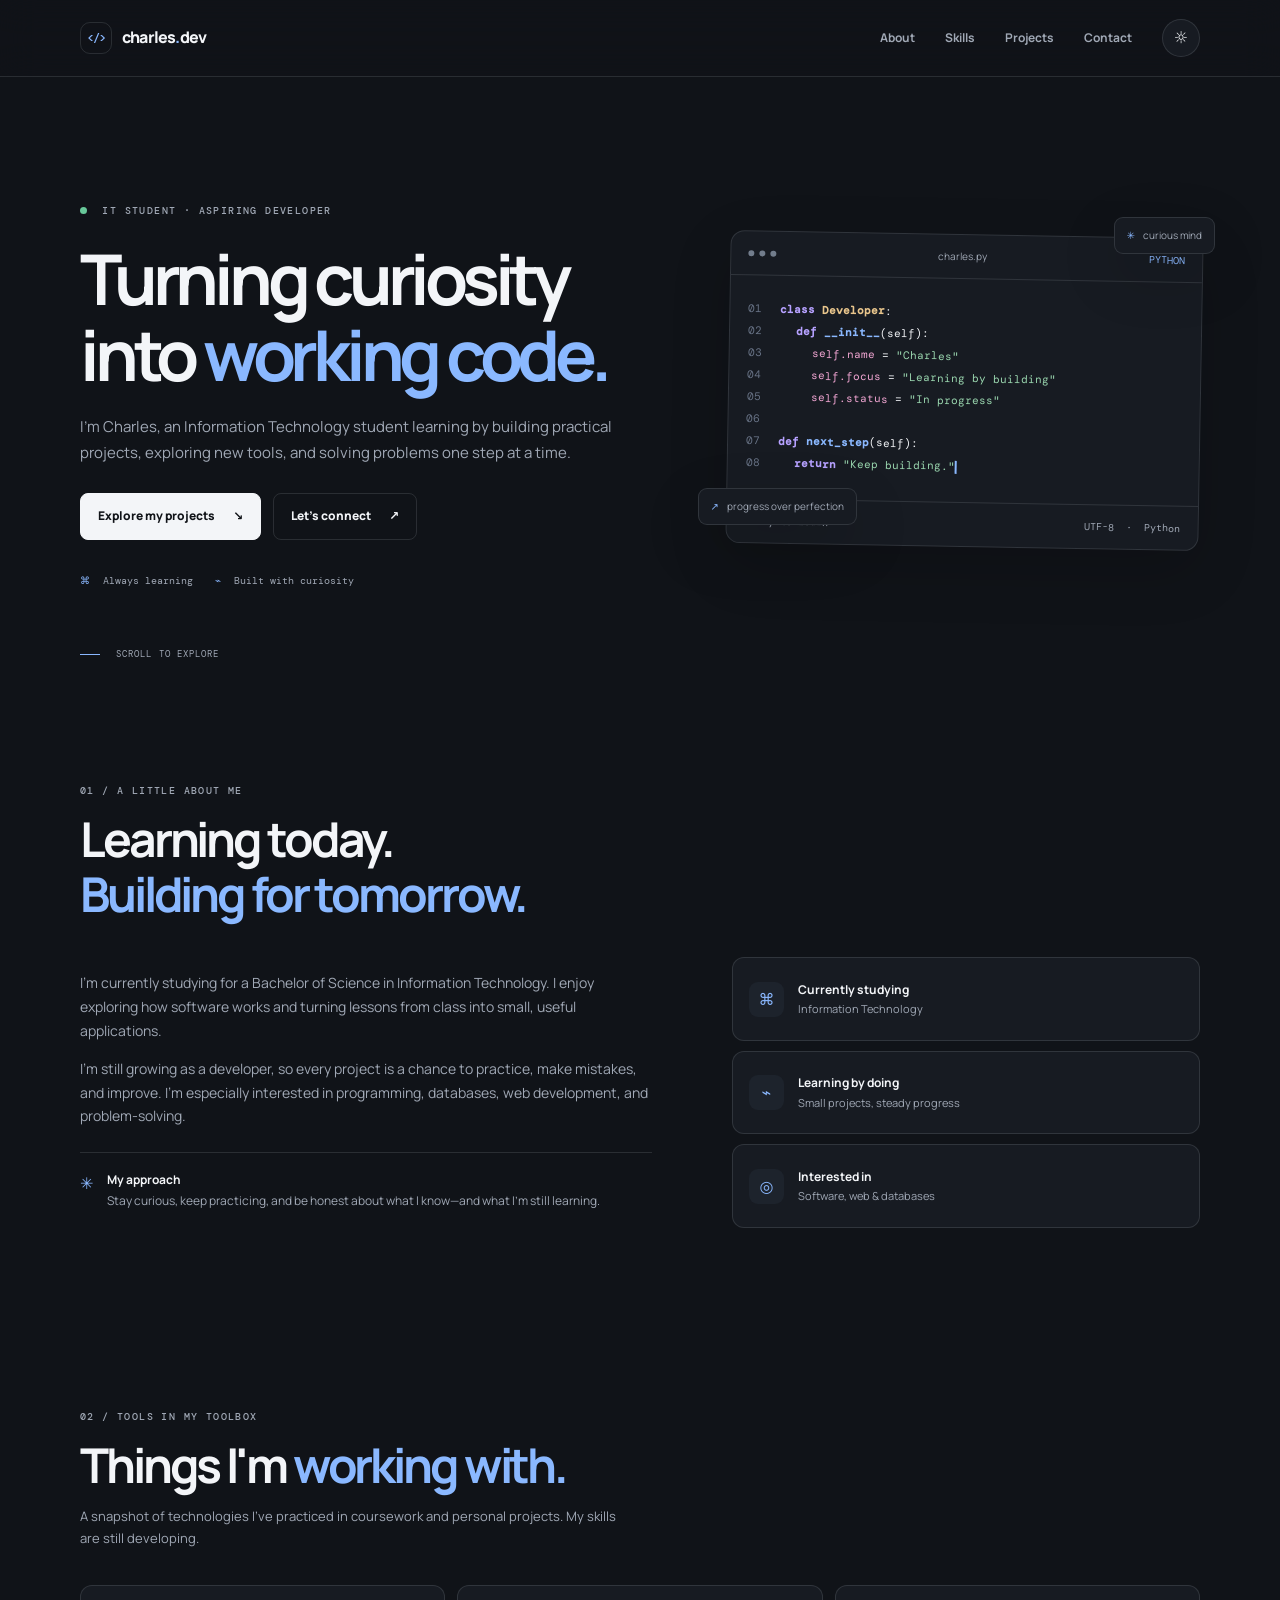
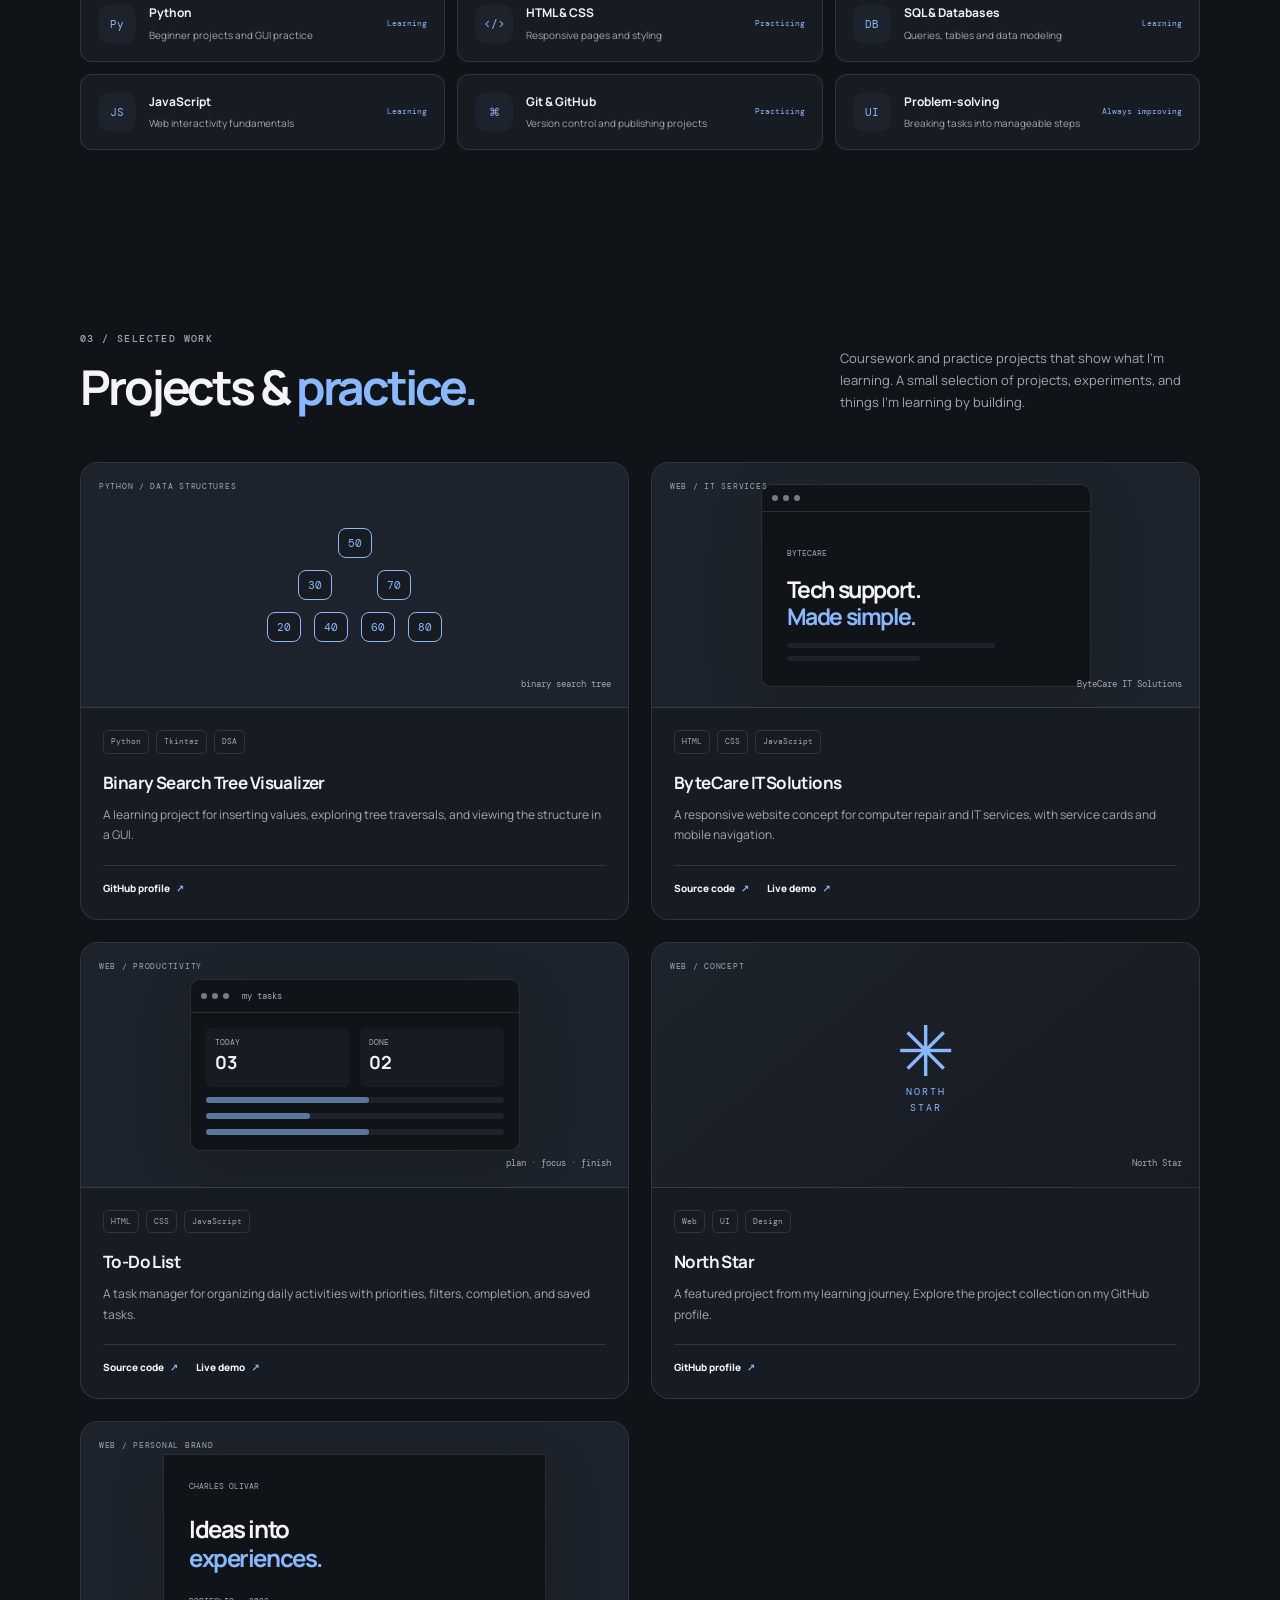
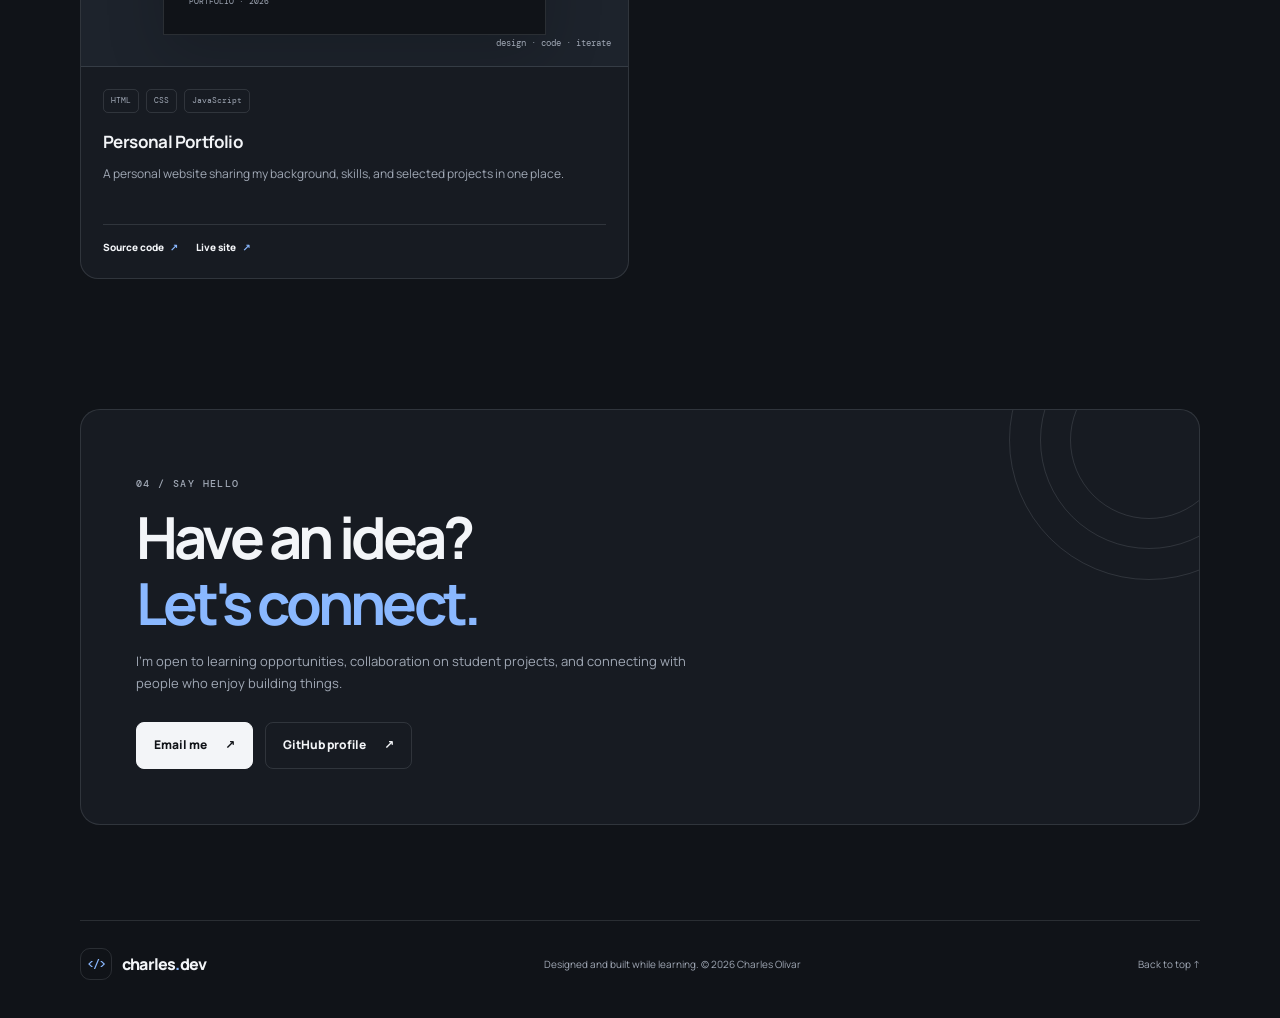
<file: index.html>
<!DOCTYPE html>
<html lang="en">
<head>
  <meta charset="UTF-8">
  <meta name="viewport" content="width=device-width, initial-scale=1.0">
  <meta name="description" content="Charles Olivar — IT student and aspiring developer. Explore projects, skills, and ways to connect.">
  <meta name="theme-color" content="#090b14">
  <title>Charles Olivar | Developer Portfolio</title>
  <link rel="preconnect" href="https://fonts.googleapis.com">
  <link rel="preconnect" href="https://fonts.gstatic.com" crossorigin>
  <link href="https://fonts.googleapis.com/css2?family=DM+Mono:wght@400;500&family=Space+Grotesk:wght@400;500;600;700&display=swap" rel="stylesheet">
  <link rel="stylesheet" href="./style.css">
  <script src="./script.js" defer></script>
</head>
<body>
  <div class="page-glow glow-one"></div>
  <div class="page-glow glow-two"></div>
  <header class="site-header">
    <nav class="nav-wrap" aria-label="Main navigation">
      <a class="brand" href="#home" aria-label="Charles Olivar home"><span class="brand-mark">&lt;/&gt;</span><span>charles<span class="brand-dot">.</span>dev</span></a>
      <button class="menu-toggle" aria-expanded="false" aria-controls="nav-links" aria-label="Open navigation menu"><span></span><span></span></button>
      <div class="nav-links" id="nav-links">
        <a href="#about">About</a><a href="#skills">Skills</a><a href="#projects">Projects</a><a href="#contact">Contact</a>
        <button class="theme-toggle" type="button" aria-label="Switch color theme" title="Switch color theme">☼</button>
      </div>
    </nav>
  </header>

  <main>
    <section class="hero section-wrap" id="home">
      <div class="hero-copy reveal">
        <p class="eyebrow"><span class="status-dot"></span> IT STUDENT · ASPIRING DEVELOPER</p>
        <h1>Turning curiosity<br>into <span class="gradient-text">working code.</span></h1>
        <p class="hero-description">I'm Charles, an Information Technology student learning by building practical projects, exploring new tools, and solving problems one step at a time.</p>
        <div class="hero-actions">
          <a class="button button-primary" href="#projects">Explore my projects <span aria-hidden="true">↘</span></a>
          <a class="button button-ghost" href="#contact">Let's connect <span aria-hidden="true">↗</span></a>
        </div>
        <div class="hero-meta"><span><span class="meta-symbol">⌘</span> Always learning</span><span><span class="meta-symbol">⌁</span> Built with curiosity</span></div>
      </div>
      <div class="terminal-wrap reveal" aria-label="Decorative code editor illustration">
        <div class="terminal-card">
          <div class="terminal-top"><div class="window-dots"><i></i><i></i><i></i></div><span>charles.py</span><span class="terminal-language">PYTHON</span></div>
          <div class="terminal-body">
            <div class="line"><span class="line-no">01</span><span><b class="code-purple">class</b> <b class="code-yellow">Developer</b>:</span></div>
            <div class="line"><span class="line-no">02</span><span class="indent"><b class="code-purple">def</b> <b class="code-blue">__init__</b>(self):</span></div>
            <div class="line"><span class="line-no">03</span><span class="indent more"><span class="code-pink">self.name</span> = <span class="code-green">"Charles"</span></span></div>
            <div class="line"><span class="line-no">04</span><span class="indent more"><span class="code-pink">self.focus</span> = <span class="code-green">"Learning by building"</span></span></div>
            <div class="line"><span class="line-no">05</span><span class="indent more"><span class="code-pink">self.status</span> = <span class="code-green">"In progress"</span></span></div>
            <div class="line blank"><span class="line-no">06</span><span></span></div>
            <div class="line"><span class="line-no">07</span><span><b class="code-purple">def</b> <b class="code-blue">next_step</b>(self):</span></div>
            <div class="line"><span class="line-no">08</span><span class="indent"><b class="code-purple">return</b> <span class="code-green">"Keep building."</span><span class="cursor"></span></span></div>
          </div>
          <div class="terminal-bottom"><span><span class="terminal-live"></span> Ready to learn</span><span>UTF-8&nbsp; · &nbsp;Python</span></div>
        </div>
        <div class="floating-chip chip-top"><span>✳</span> curious mind</div>
        <div class="floating-chip chip-bottom"><span>↗</span> progress over perfection</div>
      </div>
      <a class="scroll-cue" href="#about"><span></span> SCROLL TO EXPLORE</a>
    </section>

    <section class="section-wrap section-block" id="about">
      <div class="section-heading reveal"><p class="eyebrow">01 / A LITTLE ABOUT ME</p><h2>Learning today.<br><span class="gradient-text">Building for tomorrow.</span></h2></div>
      <div class="about-layout">
        <div class="about-copy reveal"><p>I'm currently studying for a Bachelor of Science in Information Technology. I enjoy exploring how software works and turning lessons from class into small, useful applications.</p><p>I'm still growing as a developer, so every project is a chance to practice, make mistakes, and improve. I'm especially interested in programming, databases, web development, and problem-solving.</p><div class="honesty-note"><span>✳</span><p><strong>My approach</strong><br>Stay curious, keep practicing, and be honest about what I know—and what I'm still learning.</p></div></div>
        <div class="about-facts reveal"><div class="fact-card"><span class="fact-icon">⌘</span><div><strong>Currently studying</strong><span>Information Technology</span></div></div><div class="fact-card"><span class="fact-icon">⌁</span><div><strong>Learning by doing</strong><span>Small projects, steady progress</span></div></div><div class="fact-card"><span class="fact-icon">◎</span><div><strong>Interested in</strong><span>Software, web & databases</span></div></div></div>
      </div>
    </section>

    <section class="section-wrap section-block" id="skills">
      <div class="section-heading reveal"><p class="eyebrow">02 / TOOLS IN MY TOOLBOX</p><h2>Things I'm <span class="gradient-text">working with.</span></h2><p class="section-intro">A snapshot of technologies I've practiced in coursework and personal projects. My skills are still developing.</p></div>
      <div class="skills-grid">
        <article class="skill-card reveal"><div class="skill-icon">Py</div><div><h3>Python</h3><p>Beginner projects and GUI practice</p></div><span class="skill-level">Learning</span></article>
        <article class="skill-card reveal"><div class="skill-icon">&lt;/&gt;</div><div><h3>HTML & CSS</h3><p>Responsive pages and styling</p></div><span class="skill-level">Practicing</span></article>
        <article class="skill-card reveal"><div class="skill-icon">DB</div><div><h3>SQL & Databases</h3><p>Queries, tables and data modeling</p></div><span class="skill-level">Learning</span></article>
        <article class="skill-card reveal"><div class="skill-icon">JS</div><div><h3>JavaScript</h3><p>Web interactivity fundamentals</p></div><span class="skill-level">Learning</span></article>
        <article class="skill-card reveal"><div class="skill-icon">⌘</div><div><h3>Git & GitHub</h3><p>Version control and publishing projects</p></div><span class="skill-level">Practicing</span></article>
        <article class="skill-card reveal"><div class="skill-icon">UI</div><div><h3>Problem-solving</h3><p>Breaking tasks into manageable steps</p></div><span class="skill-level">Always improving</span></article>
      </div>
    </section>

    <section class="section-wrap section-block" id="projects">
      <div class="section-heading project-heading reveal"><div><p class="eyebrow">03 / SELECTED WORK</p><h2>Projects & <span class="gradient-text">practice.</span></h2></div><p class="section-intro">Coursework and practice projects that show what I'm learning. A small selection of projects, experiments, and things I’m learning by building.</p></div>
      <div class="projects-grid">
        <article class="project-card reveal"><a class="project-art art-tree" href="https://github.com/CharlesOlivar006" target="_blank" rel="noreferrer" aria-label="Binary Search Tree Visualizer GitHub"><span class="art-kicker">PYTHON / DATA STRUCTURES</span><div class="tree-visual"><span>50</span><div><i>30</i><i>70</i></div><div class="tree-leaves"><i>20</i><i>40</i><i>60</i><i>80</i></div></div><span class="art-caption">binary search tree</span></a><div class="project-content"><div class="project-tags"><span>Python</span><span>Tkinter</span><span>DSA</span></div><h3>Binary Search Tree Visualizer</h3><p>A learning project for inserting values, exploring tree traversals, and viewing the structure in a GUI.</p><div class="project-links"><a href="https://github.com/CharlesOlivar006" target="_blank" rel="noreferrer">GitHub profile <span>↗</span></a></div></div></article>
        <article class="project-card reveal"><a class="project-art art-web" href="https://github.com/CharlesOlivar006/bytecare-website" target="_blank" rel="noreferrer" aria-label="ByteCare project"><span class="art-kicker">WEB / IT SERVICES</span><div class="web-window"><div class="web-top"><i></i><i></i><i></i></div><div class="web-body"><span class="web-mini-label">BYTECARE</span><b>Tech support.<br><em>Made simple.</em></b><span class="web-line"></span><span class="web-line tiny"></span></div></div><span class="art-caption">ByteCare IT Solutions</span></a><div class="project-content"><div class="project-tags"><span>HTML</span><span>CSS</span><span>JavaScript</span></div><h3>ByteCare IT Solutions</h3><p>A responsive website concept for computer repair and IT services, with service cards and mobile navigation.</p><div class="project-links"><a href="https://github.com/CharlesOlivar006/bytecare-website" target="_blank" rel="noreferrer">Source code <span>↗</span></a><a href="https://charlesolivar006.github.io/bytecare-website/" target="_blank" rel="noreferrer">Live demo <span>↗</span></a></div></div></article>
        <article class="project-card reveal"><a class="project-art art-inventory" href="https://github.com/CharlesOlivar006/todo-list-app" target="_blank" rel="noreferrer" aria-label="To-Do List app"><span class="art-kicker">WEB / PRODUCTIVITY</span><div class="inventory-window"><div class="inventory-bar"><i></i><i></i><i></i><span>my tasks</span></div><div class="inventory-content"><div class="inventory-stat"><small>TODAY</small><b>03</b></div><div class="inventory-stat"><small>DONE</small><b>02</b></div><div class="inventory-row"></div><div class="inventory-row short"></div><div class="inventory-row"></div></div></div><span class="art-caption">plan · focus · finish</span></a><div class="project-content"><div class="project-tags"><span>HTML</span><span>CSS</span><span>JavaScript</span></div><h3>To-Do List</h3><p>A task manager for organizing daily activities with priorities, filters, completion, and saved tasks.</p><div class="project-links"><a href="https://github.com/CharlesOlivar006/todo-list-app" target="_blank" rel="noreferrer">Source code <span>↗</span></a><a href="https://charlesolivar006.github.io/todo-list-app/" target="_blank" rel="noreferrer">Live demo <span>↗</span></a></div></div></article>
        <article class="project-card reveal"><a class="project-art art-northstar" href="https://github.com/CharlesOlivar006" target="_blank" rel="noreferrer" aria-label="North Star project"><span class="art-kicker">WEB / CONCEPT</span><div class="northstar-mark">✳<span>NORTH<br>STAR</span></div><span class="art-caption">North Star</span></a><div class="project-content"><div class="project-tags"><span>Web</span><span>UI</span><span>Design</span></div><h3>North Star</h3><p>A featured project from my learning journey. Explore the project collection on my GitHub profile.</p><div class="project-links"><a href="https://github.com/CharlesOlivar006" target="_blank" rel="noreferrer">GitHub profile <span>↗</span></a></div></div></article>
        <article class="project-card reveal"><a class="project-art art-portfolio" href="https://charlesolivar006.github.io/My-portfolio/" target="_blank" rel="noreferrer" aria-label="Personal portfolio live site"><span class="art-kicker">WEB / PERSONAL BRAND</span><div class="portfolio-preview"><span>CHARLES OLIVAR</span><strong>Ideas into<br><em>experiences.</em></strong><i>PORTFOLIO · 2026</i></div><span class="art-caption">design · code · iterate</span></a><div class="project-content"><div class="project-tags"><span>HTML</span><span>CSS</span><span>JavaScript</span></div><h3>Personal Portfolio</h3><p>A personal website sharing my background, skills, and selected projects in one place.</p><div class="project-links"><a href="https://github.com/CharlesOlivar006/My-portfolio" target="_blank" rel="noreferrer">Source code <span>↗</span></a><a href="https://charlesolivar006.github.io/My-portfolio/" target="_blank" rel="noreferrer">Live site <span>↗</span></a></div></div></article>
      </div>
    </section>

    <section class="contact-section section-wrap" id="contact">
      <div class="contact-panel reveal"><div class="contact-orb"></div><p class="eyebrow">04 / SAY HELLO</p><h2>Have an idea?<br><span class="gradient-text">Let's connect.</span></h2><p>I'm open to learning opportunities, collaboration on student projects, and connecting with people who enjoy building things.</p><div class="contact-actions"><a class="button button-primary" href="mailto:olivarcharles07@gmail.com">Email me <span>↗</span></a><a class="button button-ghost" href="https://github.com/CharlesOlivar006" target="_blank" rel="noreferrer">GitHub profile <span>↗</span></a></div></div>
    </section>
  </main>
  <footer class="site-footer"><a class="brand" href="#home"><span class="brand-mark">&lt;/&gt;</span><span>charles<span class="brand-dot">.</span>dev</span></a><p>Designed and built while learning. © <span id="year"></span> Charles Olivar</p><a class="back-top" href="#home">Back to top ↑</a></footer>
</body>
</html>
</file>
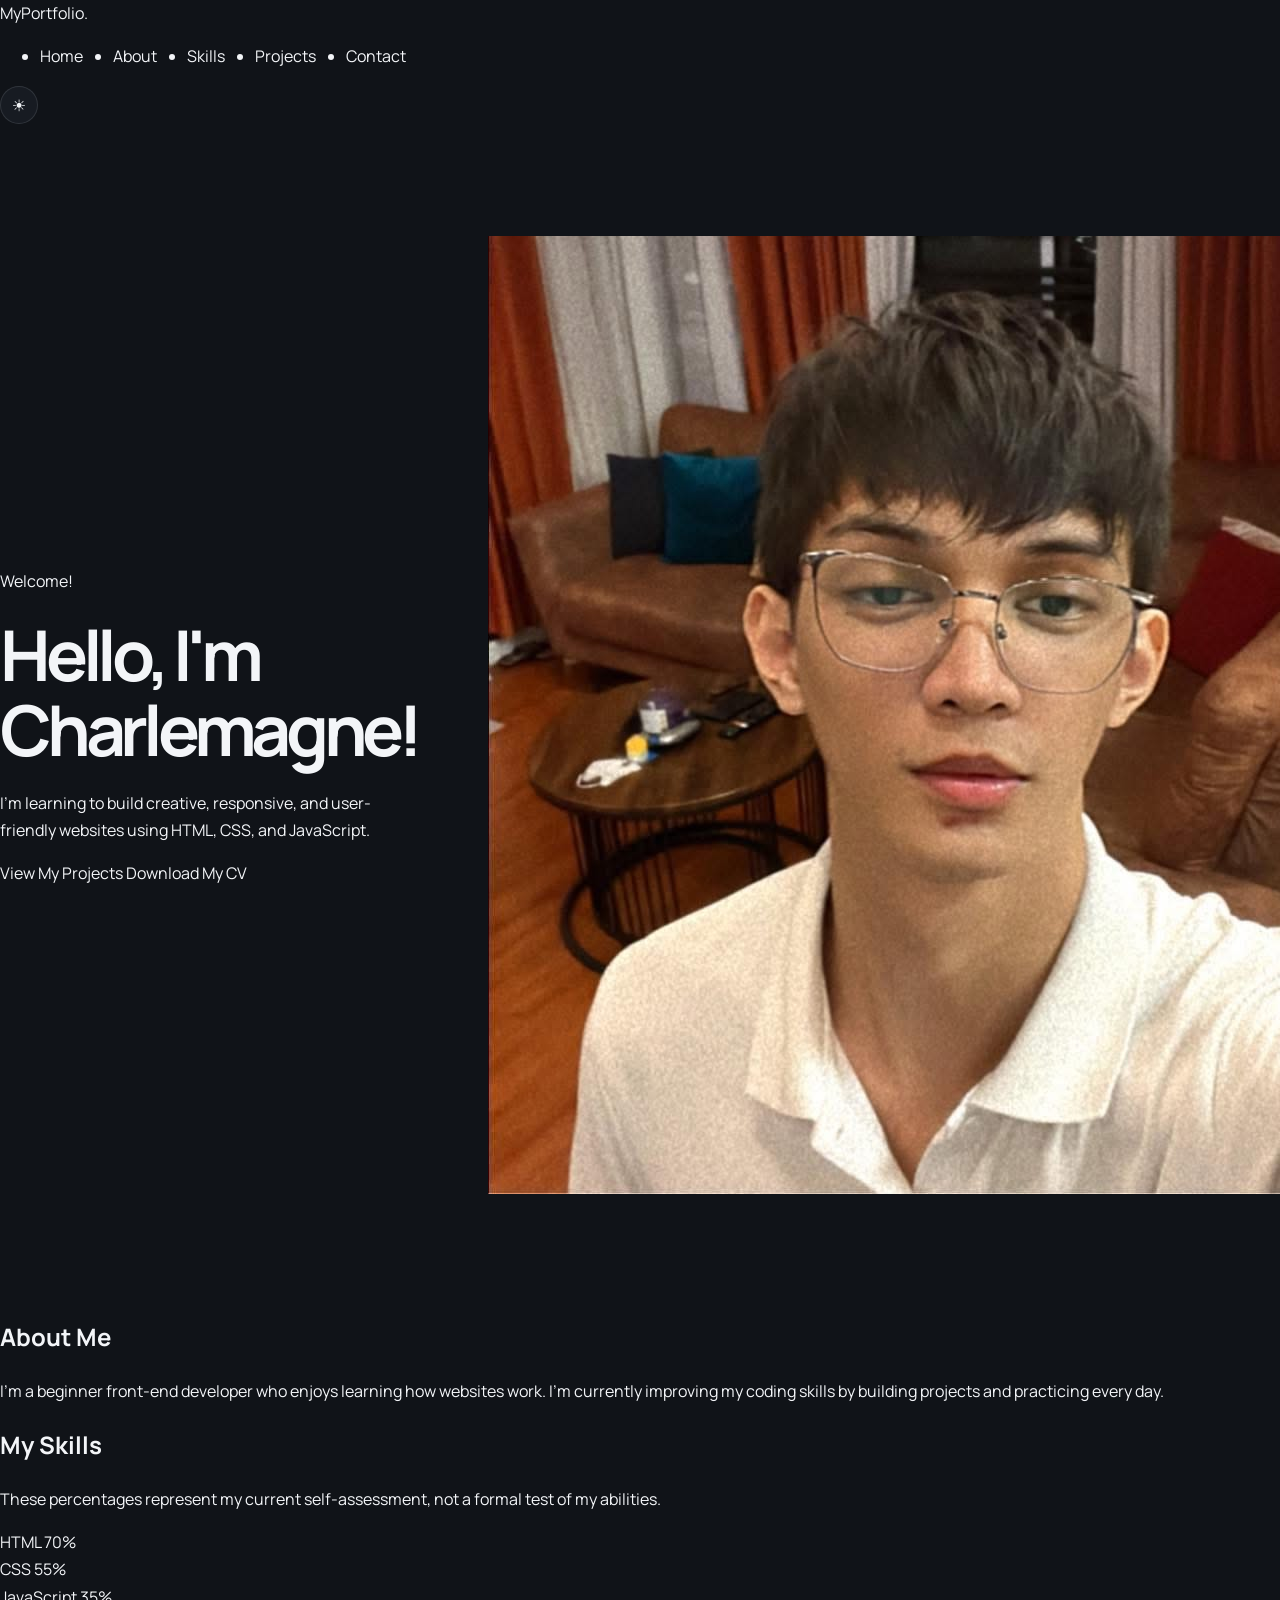
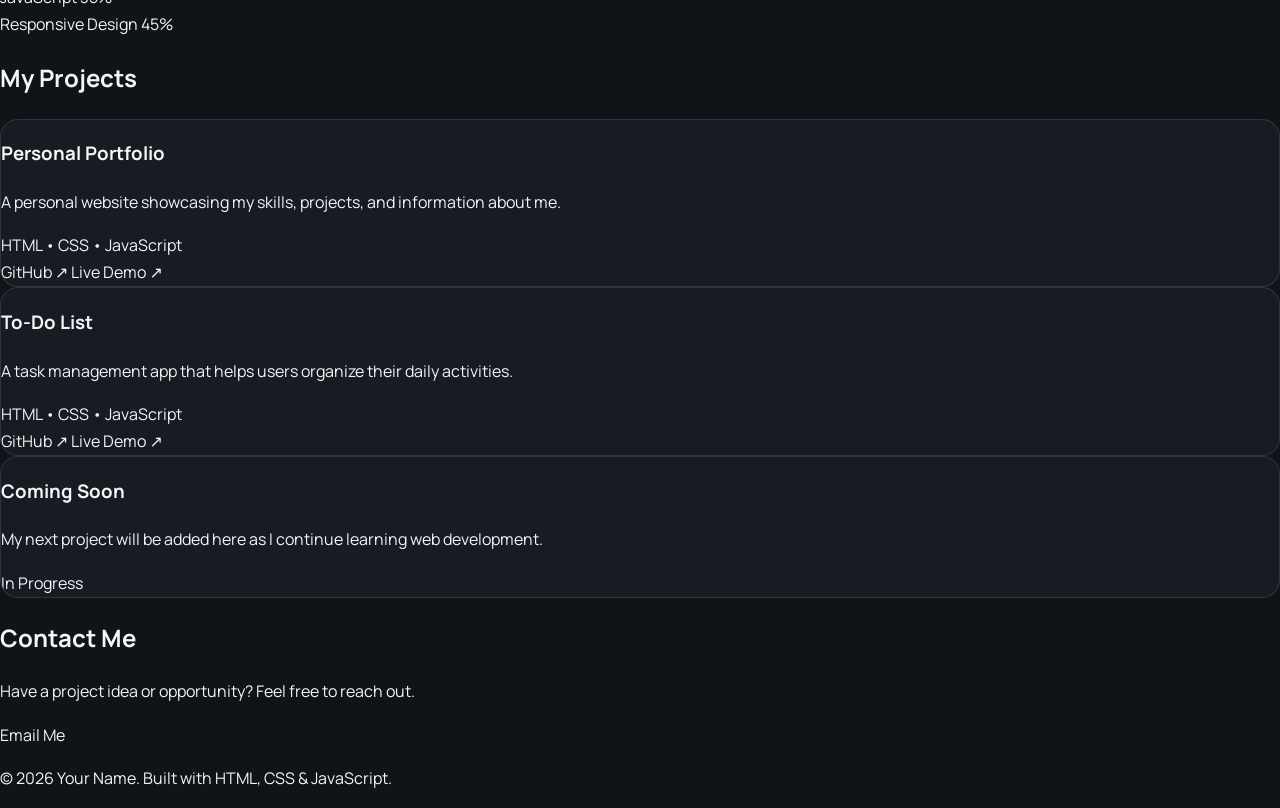
<file: website.html>
<!DOCTYPE html>
<html lang="en">
<head>
    <meta charset="UTF-8">
    <meta name="viewport" content="width=device-width, initial-scale=1.0">
    <title>My Portfolio</title>
    <link rel="stylesheet" href="style.css">
</head>
<body>

    <!-- Navigation -->
    <header>
        <nav class="navbar">
            <a href="#home" class="logo">MyPortfolio.</a>

            <button class="menu-toggle" id="menu-toggle"
                aria-label="Open navigation menu"
                aria-expanded="false">
                ☰
            </button>

            <ul class="nav-links" id="nav-links">
                <li><a href="#home">Home</a></li>
                <li><a href="#about">About</a></li>
                <li><a href="#skills">Skills</a></li>
                <li><a href="#projects">Projects</a></li>
                <li><a href="#contact">Contact</a></li>
            </ul>

            <button class="theme-toggle" id="theme-toggle"
                aria-label="Switch color theme">☀️</button>
        </nav>
    </header>

    <main>
        <!-- Home -->
        <section id="home" class="hero">
            <div class="hero-content">
                <p class="tagline">Welcome!</p>
                <h1>Hello, I'm <span>Charlemagne!</span></h1>
                <p>
                    I'm learning to build creative, responsive,
                    and user-friendly websites using HTML, CSS,
                    and JavaScript.
                </p>
                <a href="#projects" class="btn">View My Projects</a>
                <a href="cv.pdf" class="btn btn-outline" download>
                    Download My CV
                </a>
            </div>

            <div class="hero-image">
                <img src="profile.jpg" alt="My profile picture">
            </div>
        </section>

        <!-- About -->
        <section id="about" class="section">
            <h2>About Me</h2>
            <p>
                I'm a beginner front-end developer who enjoys
                learning how websites work. I'm currently
                improving my coding skills by building projects
                and practicing every day.
            </p>
        </section>

        <!-- Skills -->
        <section id="skills" class="section">
            <h2>My Skills</h2>
            <p class="section-description">
                These percentages represent my current self-assessment,
                not a formal test of my abilities.
            </p>

            <div class="skills-container">
                <div class="skill">
                    <div class="skill-info">
                        <span>HTML</span>
                        <span>70%</span>
                    </div>
                    <div class="skill-bar">
                        <div class="skill-progress" style="--level: 70%"></div>
                    </div>
                </div>

                <div class="skill">
                    <div class="skill-info">
                        <span>CSS</span>
                        <span>55%</span>
                    </div>
                    <div class="skill-bar">
                        <div class="skill-progress" style="--level: 55%"></div>
                    </div>
                </div>

                <div class="skill">
                    <div class="skill-info">
                        <span>JavaScript</span>
                        <span>35%</span>
                    </div>
                    <div class="skill-bar">
                        <div class="skill-progress" style="--level: 35%"></div>
                    </div>
                </div>

                <div class="skill">
                    <div class="skill-info">
                        <span>Responsive Design</span>
                        <span>45%</span>
                    </div>
                    <div class="skill-bar">
                        <div class="skill-progress" style="--level: 45%"></div>
                    </div>
                </div>
            </div>
        </section>

        
<!-- Projects -->
<section id="projects" class="section">
    <h2>My Projects</h2>

    <div class="project-grid">

        <!-- Project 1 -->
        <article class="project-card">
            <h3>Personal Portfolio</h3>
            <p>
                A personal website showcasing my skills,
                projects, and information about me.
            </p>
            <span class="project-tag">HTML • CSS • JavaScript</span>

            <div class="project-buttons">
                <a
                    href="https://github.com/YOUR-USERNAME/my-portfolio"
                    class="project-btn github-btn"
                    target="_blank"
                    rel="noopener noreferrer">
                    GitHub ↗
                </a>

                <a
                    href="YOUR-LIVE-WEBSITE-URL"
                    class="project-btn demo-btn"
                    target="_blank"
                    rel="noopener noreferrer">
                    Live Demo ↗
                </a>
            </div>
        </article>

        <!-- Project 2 -->
        <article class="project-card">
            <h3>To-Do List</h3>
            <p>
                A task management app that helps users
                organize their daily activities.
            </p>
            <span class="project-tag">HTML • CSS • JavaScript</span>

            <div class="project-buttons">
                <a
                    href="https://github.com/YOUR-USERNAME/todo-list"
                    class="project-btn github-btn"
                    target="_blank"
                    rel="noopener noreferrer">
                    GitHub ↗
                </a>

                <a
                    href="YOUR-TODO-LIST-URL"
                    class="project-btn demo-btn"
                    target="_blank"
                    rel="noopener noreferrer">
                    Live Demo ↗
                </a>
            </div>
        </article>

        <!-- Project 3 -->
        <article class="project-card">
            <h3>Coming Soon</h3>
            <p>
                My next project will be added here as
                I continue learning web development.
            </p>
            <span class="project-tag">In Progress</span>
        </article>

    </div>
</section>


        <!-- Contact -->
        <section id="contact" class="section contact">
            <h2>Contact Me</h2>
            <p>Have a project idea or opportunity? Feel free to reach out.</p>
            <a href="mailto:olivarcharles07@gmail.com" class="btn">
                Email Me
            </a>
        </section>
    </main>

    <footer>
        <p>© <span id="year"></span> Your Name. Built with HTML, CSS & JavaScript.</p>
    </footer>

    <script src="script.js"></script>
</body>
</html>
</file>
<file: style.css>
/* Minimalist premium portfolio — responsive, theme-aware, accessible */
@import url('https://fonts.googleapis.com/css2?family=DM+Mono:wght@400;500&family=Manrope:wght@400;500;600;700;800&display=swap');
:root{color-scheme:dark;--bg:#101318;--surface:#171b22;--surface-2:#1d232c;--text:#f3f5f8;--muted:#a0a8b5;--accent:#8ab8ff;--accent-strong:#5c98f3;--border:rgba(225,233,245,.12);--shadow:0 20px 60px rgba(0,0,0,.16);--radius:18px;--wrap:1120px}
body.light-mode{color-scheme:light;--bg:#f8f9fb;--surface:#fff;--surface-2:#f0f3f7;--text:#171b22;--muted:#687386;--accent:#2368c8;--accent-strong:#1557b5;--border:rgba(28,45,70,.13);--shadow:0 18px 45px rgba(25,42,65,.07)}
*{box-sizing:border-box}html{scroll-behavior:smooth;scroll-padding-top:90px}body{margin:0;background:var(--bg);color:var(--text);font-family:Manrope,system-ui,sans-serif;line-height:1.7;transition:background .25s,color .25s;overflow-x:hidden}a{color:inherit;text-decoration:none}button{font:inherit}::selection{background:var(--accent);color:#07101e}.section-wrap,.nav-wrap{width:min(var(--wrap),calc(100% - 48px));margin-inline:auto}.site-header{position:sticky;top:0;z-index:20;background:color-mix(in srgb,var(--bg) 88%,transparent);backdrop-filter:blur(18px);border-bottom:1px solid var(--border)}.nav-wrap{height:76px;display:flex;align-items:center;justify-content:space-between}.brand{display:inline-flex;align-items:center;gap:10px;font-size:16px;font-weight:800;letter-spacing:-.05em}.brand-mark{display:grid;place-items:center;width:32px;height:32px;border:1px solid var(--border);border-radius:10px;color:var(--accent);font:500 12px 'DM Mono',monospace}.brand-dot{color:var(--accent)}.nav-links{display:flex;align-items:center;gap:30px}.nav-links>a{font-size:12px;font-weight:700;color:var(--muted);transition:color .2s}.nav-links>a:hover{color:var(--text)}.theme-toggle,.menu-toggle{width:38px;height:38px;display:grid;place-items:center;border:1px solid var(--border);border-radius:50%;background:var(--surface);color:var(--text);cursor:pointer}.menu-toggle{display:none}.hero{min-height:610px;padding-block:112px 95px;display:grid;grid-template-columns:1.1fr .9fr;align-items:center;gap:70px;position:relative}.eyebrow,.art-kicker,.art-caption,.hero-meta,.scroll-cue,.terminal-language,.terminal-bottom,.line-no,.project-tags,.skill-level,.web-mini-label,.portfolio-preview>span,.portfolio-preview>i{font-family:'DM Mono',monospace}.eyebrow{font-size:10px;letter-spacing:.14em;color:var(--muted);font-weight:500}.status-dot{display:inline-block;width:7px;height:7px;border-radius:50%;background:#68c89a;margin-right:8px}.hero h1{font-size:clamp(42px,5.5vw,70px);line-height:1.08;letter-spacing:-.075em;margin:22px 0;font-weight:700}.gradient-text{color:var(--accent)}.hero-description,.section-intro{color:var(--muted);font-size:15px;max-width:540px}.hero-actions,.contact-actions{display:flex;gap:12px;flex-wrap:wrap;margin-top:28px}.button{display:inline-flex;align-items:center;gap:18px;padding:12px 17px;border-radius:8px;font-size:12px;font-weight:800;transition:transform .2s,border-color .2s,background .2s}.button:hover{transform:translateY(-2px)}.button-primary{background:var(--text);color:var(--bg);border:1px solid var(--text)}.button-ghost{border:1px solid var(--border);color:var(--text)}.hero-meta{display:flex;gap:22px;margin-top:32px;font-size:10px;color:var(--muted)}.meta-symbol{color:var(--accent);margin-right:7px}.terminal-wrap{position:relative}.terminal-card{border:1px solid var(--border);background:var(--surface);border-radius:14px;box-shadow:var(--shadow);overflow:hidden;transform:rotate(1deg)}.terminal-top,.terminal-bottom{display:flex;align-items:center;justify-content:space-between;padding:13px 17px;color:var(--muted);font-size:10px;border-bottom:1px solid var(--border)}.terminal-bottom{border:0;border-top:1px solid var(--border)}.window-dots{display:flex;gap:5px}.window-dots i,.web-top i,.inventory-bar i{width:6px;height:6px;border-radius:50%;background:#727d8c}.terminal-language{color:var(--accent)}.terminal-body{padding:22px 18px 25px;font:11px/2 'DM Mono',monospace;overflow:auto}.line{display:flex;gap:18px;white-space:nowrap}.line-no{color:#687386}.indent{padding-left:16px}.more{padding-left:32px}.code-purple{color:#b6a1ff}.code-yellow{color:#e8c58c}.code-blue{color:#8ab8ff}.code-pink{color:#f2a6d3}.code-green{color:#9bd8b0}.cursor{display:inline-block;height:13px;border-left:2px solid var(--accent);vertical-align:middle;animation:blink 1.1s steps(2,start) infinite}.floating-chip{position:absolute;background:var(--surface);border:1px solid var(--border);padding:9px 12px;border-radius:9px;font-size:10px;color:var(--muted);box-shadow:var(--shadow)}.floating-chip span{color:var(--accent);margin-right:6px}.chip-top{top:-17px;right:-15px}.chip-bottom{bottom:22px;left:-30px}.scroll-cue{position:absolute;bottom:25px;left:0;font-size:9px;letter-spacing:.12em;color:var(--muted)}.scroll-cue span{display:inline-block;width:20px;height:1px;background:var(--accent);vertical-align:middle;margin-right:10px}.section-block{padding-block:85px}.section-heading{margin-bottom:36px}.section-heading h2,.contact-panel h2{font-size:clamp(32px,4vw,48px);line-height:1.15;letter-spacing:-.065em;margin:12px 0}.section-intro{font-size:13px}.about-layout{display:grid;grid-template-columns:1.1fr .9fr;gap:80px}.about-copy p{color:var(--muted);font-size:14px}.honesty-note{display:flex;gap:14px;padding:17px 0;border-top:1px solid var(--border);margin-top:24px}.honesty-note>span{color:var(--accent)}.honesty-note p{font-size:12px;margin:0}.honesty-note strong{color:var(--text)}.about-facts{display:grid;gap:10px}.fact-card{display:flex;align-items:center;gap:14px;padding:16px;border:1px solid var(--border);border-radius:12px;background:var(--surface)}.fact-icon{width:35px;height:35px;display:grid;place-items:center;border-radius:9px;background:var(--surface-2);color:var(--accent)}.fact-card div{display:grid}.fact-card strong{font-size:12px}.fact-card div span{font-size:11px;color:var(--muted)}.skills-grid{display:grid;grid-template-columns:repeat(3,1fr);gap:12px}.skill-card{display:flex;align-items:center;gap:13px;padding:17px;border:1px solid var(--border);border-radius:12px;background:var(--surface);transition:transform .2s,border-color .2s}.skill-card:hover{transform:translateY(-3px);border-color:var(--accent)}.skill-icon{display:grid;place-items:center;min-width:38px;height:38px;border-radius:10px;background:var(--surface-2);color:var(--accent);font:11px 'DM Mono',monospace}.skill-card h3{font-size:12px;margin:0}.skill-card p{font-size:10px;color:var(--muted);margin:3px 0 0}.skill-level{margin-left:auto;font-size:8px;color:var(--accent);white-space:nowrap}.project-heading{display:flex;justify-content:space-between;align-items:end;gap:35px}.project-heading .section-intro{max-width:360px}.projects-grid{display:grid;grid-template-columns:repeat(2,minmax(0,1fr));gap:22px}.project-card{border:1px solid var(--border);border-radius:var(--radius);overflow:hidden;background:var(--surface);transition:transform .22s,border-color .22s,box-shadow .22s}.project-card:hover{transform:translateY(-4px);border-color:color-mix(in srgb,var(--accent) 55%,var(--border));box-shadow:var(--shadow)}.project-art{height:245px;position:relative;display:flex;align-items:center;justify-content:center;overflow:hidden;background:var(--surface-2);border-bottom:1px solid var(--border)}.art-kicker{position:absolute;top:17px;left:18px;font-size:8px;letter-spacing:.09em;color:var(--muted)}.art-caption{position:absolute;bottom:15px;right:17px;font-size:9px;color:var(--muted)}.tree-visual{display:flex;flex-direction:column;align-items:center;gap:12px;font:11px 'DM Mono',monospace}.tree-visual>span,.tree-visual i{display:grid;place-items:center;width:34px;height:30px;border:1px solid var(--accent);border-radius:8px;color:var(--accent);font-style:normal;background:var(--surface)}.tree-visual>div{display:flex;gap:45px;position:relative}.tree-leaves{gap:13px!important}.inventory-window,.web-window{width:70%;max-width:330px;border:1px solid var(--border);border-radius:10px;background:var(--bg);overflow:hidden;box-shadow:var(--shadow)}.inventory-bar,.web-top{display:flex;align-items:center;gap:5px;padding:10px;border-bottom:1px solid var(--border)}.inventory-bar span{font:9px 'DM Mono',monospace;color:var(--muted);margin-left:8px}.inventory-content{display:grid;grid-template-columns:1fr 1fr;gap:10px;padding:15px}.inventory-stat{padding:9px;border-radius:6px;background:var(--surface)}.inventory-stat small,.inventory-stat b{display:block}.inventory-stat small{font:8px 'DM Mono',monospace;color:var(--muted)}.inventory-stat b{font-size:18px}.inventory-row{grid-column:span 2;height:6px;border-radius:5px;background:var(--surface-2);position:relative}.inventory-row:before{content:"";display:block;width:55%;height:100%;border-radius:5px;background:var(--accent);opacity:.55}.inventory-row.short:before{width:35%}.web-body{padding:25px}.web-mini-label{font-size:8px;color:var(--muted)}.web-body>b{display:block;font-size:23px;line-height:1.2;letter-spacing:-.06em;margin:12px 0}.web-body em,.portfolio-preview em{font-style:normal;color:var(--accent)}.web-line{display:block;width:75%;height:5px;background:var(--surface-2);border-radius:5px;margin-top:8px}.web-line.tiny{width:48%}.art-northstar{background:linear-gradient(140deg,var(--surface-2),var(--surface))}.northstar-mark{font-size:70px;color:var(--accent);text-align:center;line-height:1}.northstar-mark span{display:block;font:10px 'DM Mono',monospace;letter-spacing:.2em;line-height:1.6}.portfolio-preview{width:70%;padding:25px;border:1px solid var(--border);background:var(--bg);box-shadow:var(--shadow)}.portfolio-preview>span,.portfolio-preview>i{display:block;font-size:8px;color:var(--muted);font-style:normal}.portfolio-preview strong{display:block;font-size:24px;line-height:1.2;letter-spacing:-.06em;margin:22px 0}.project-content{padding:22px}.project-tags{display:flex;gap:7px;flex-wrap:wrap}.project-tags span{font-size:8px;color:var(--muted);border:1px solid var(--border);padding:4px 7px;border-radius:5px}.project-content h3{font-size:17px;letter-spacing:-.035em;margin:15px 0 7px}.project-content p{font-size:12px;color:var(--muted);margin:0;min-height:42px}.project-links{display:flex;gap:18px;flex-wrap:wrap;margin-top:18px;padding-top:14px;border-top:1px solid var(--border)}.project-links a{font-size:10px;font-weight:800}.project-links a span{color:var(--accent);margin-left:4px}.contact-section{padding-block:45px 95px}.contact-panel{position:relative;overflow:hidden;padding:55px;border:1px solid var(--border);border-radius:20px;background:var(--surface)}.contact-panel h2{font-size:clamp(36px,5vw,58px)}.contact-panel>p:not(.eyebrow){max-width:560px;font-size:13px;color:var(--muted)}.contact-orb{position:absolute;width:280px;height:280px;border-radius:50%;border:1px solid var(--border);right:-90px;top:-110px;pointer-events:none}.contact-orb:before,.contact-orb:after{content:"";position:absolute;inset:30px;border:1px solid var(--border);border-radius:50%}.contact-orb:after{inset:60px}.site-footer{width:min(var(--wrap),calc(100% - 48px));margin:auto;padding:25px 0 35px;border-top:1px solid var(--border);display:flex;align-items:center;justify-content:space-between;gap:18px}.site-footer p,.back-top{font-size:10px;color:var(--muted)}.back-top:hover{color:var(--accent)}.reveal{opacity:0;transform:translateY(12px);transition:opacity .55s ease,transform .55s ease}.reveal.visible{opacity:1;transform:translateY(0)}@keyframes blink{to{visibility:hidden}}@media(max-width:800px){.hero{grid-template-columns:1fr;gap:55px;padding-top:80px}.terminal-wrap{max-width:540px;width:100%;margin:0 auto 20px}.about-layout{gap:35px}.skills-grid{grid-template-columns:repeat(2,1fr)}.project-art{height:220px}.contact-panel{padding:38px}}@media(max-width:600px){.section-wrap,.nav-wrap,.site-footer{width:calc(100% - 32px)}.nav-wrap{height:66px}.menu-toggle{display:flex;flex-direction:column;gap:5px;align-items:center;justify-content:center}.menu-toggle span{width:15px;height:1px;background:var(--text)}.nav-links{display:none;position:absolute;top:65px;left:0;right:0;padding:18px 20px 22px;background:var(--bg);border-bottom:1px solid var(--border);flex-direction:column;align-items:stretch;gap:18px}.nav-links.open{display:flex}.theme-toggle{align-self:flex-start}.hero{padding-block:72px 80px;min-height:0;gap:45px}.hero h1{font-size:clamp(39px,12vw,55px)}.hero-description{font-size:13px}.hero-meta{flex-direction:column;gap:8px}.scroll-cue{bottom:20px}.chip-top{right:-5px}.chip-bottom{left:-5px}.section-block{padding-block:60px}.section-heading h2{font-size:34px}.about-layout{grid-template-columns:1fr;gap:25px}.skills-grid,.projects-grid{grid-template-columns:1fr}.skill-card{padding:14px}.project-heading{display:block}.project-heading .section-intro{margin-top:12px}.project-art{height:230px}.project-content{padding:19px}.project-content p{min-height:0}.contact-section{padding-block:20px 65px}.contact-panel{padding:30px 22px}.contact-orb{right:-190px}.site-footer{align-items:flex-start;flex-wrap:wrap}.site-footer p{order:3;width:100%;margin:0}}@media(prefers-reduced-motion:reduce){*,*::before,*::after{scroll-behavior:auto!important;animation:none!important;transition:none!important}.reveal{opacity:1;transform:none}}
</file>
